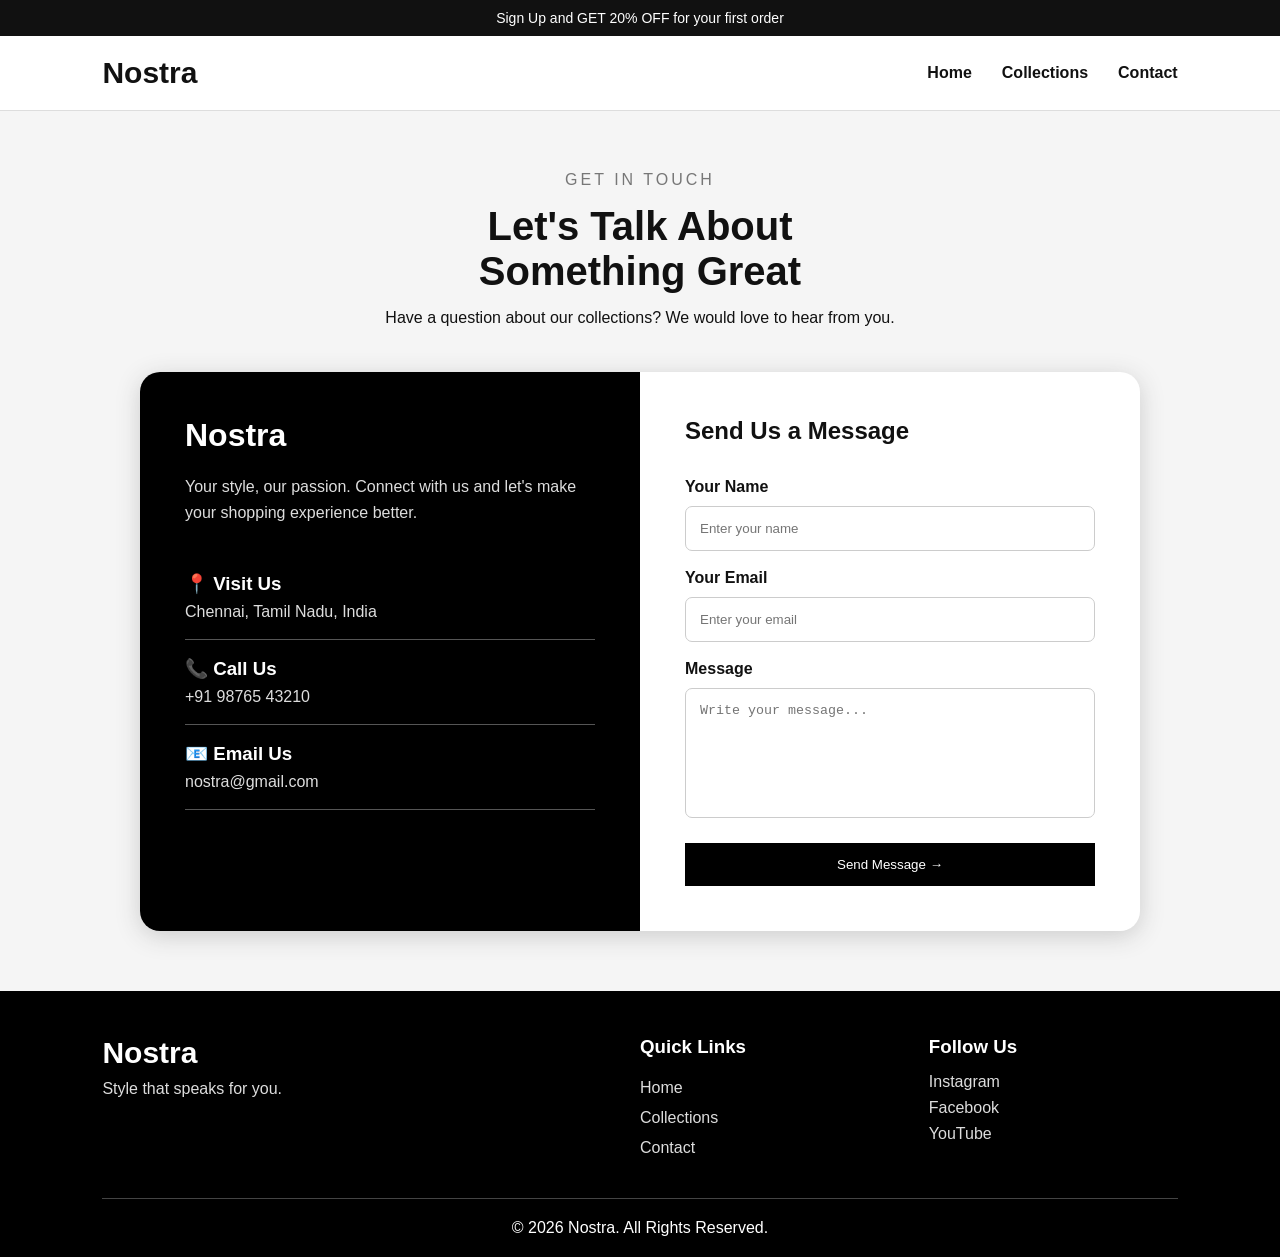
<file: contact.html>
<!DOCTYPE html>
<html lang="en">

<head>
    <meta charset="UTF-8">
    <meta name="viewport" content="width=device-width, initial-scale=1.0">
    <title>Nostra - Contact</title>
    <link rel="stylesheet" href="style.css">
</head>

<body>

    <!-- Offer Bar -->

    <div class="offer-bar">
        <p>Sign Up and GET 20% OFF for your first order</p>
    </div>


    <!-- Navbar -->

    <nav class="navbar">

        <h1>Nostra</h1>

        <div class="nav-links">
            <a href="index.html">Home</a>
            <a href="collections.html">Collections</a>
            <a href="contact.html">Contact</a>
        </div>

    </nav>


    <!-- Contact Heading -->

    <section class="contact-page">

        <div class="contact-heading">

            <p>GET IN TOUCH</p>

            <h2>Let's Talk About<br>Something Great</h2>

            <p>
                Have a question about our collections?
                We would love to hear from you.
            </p>

        </div>


        <!-- Contact Container -->

        <div class="contact-container">


            <!-- Contact Information -->

            <div class="contact-info">

                <h2>Nostra</h2>

                <p>
                    Your style, our passion.
                    Connect with us and let's make your shopping
                    experience better.
                </p>


                <div class="info-box">

                    <h3>📍 Visit Us</h3>

                    <p>Chennai, Tamil Nadu, India</p>

                </div>


                <div class="info-box">

                    <h3>📞 Call Us</h3>

                    <p>+91 98765 43210</p>

                </div>


                <div class="info-box">

                    <h3>📧 Email Us</h3>

                    <p>nostra@gmail.com</p>

                </div>

            </div>


            <!-- Contact Form -->

            <div class="contact-form">

                <h2>Send Us a Message</h2>

                <form id="contactForm">

                    <label>Your Name</label>

                    <input type="text"placeholder="Enter your name"required>


                    <label>Your Email</label>

                    <input type="email"placeholder="Enter your email" required>


                    <label>Message</label>

                    <textarea placeholder="Write your message..."required></textarea>


                    <button type="submit">
                        Send Message →
                    </button>

                </form>

            </div>

        </div>

    </section>


    <!-- Footer -->

    <footer>

        <div class="footer-content">

            <div>
                <h2>Nostra</h2>
                <p>Style that speaks for you.</p>
            </div>

            <div class="footer-links">

                <h3>Quick Links</h3>

                <a href="index.html">Home</a>

                <a href="collections.html">Collections</a>

                <a href="contact.html">Contact</a>

            </div>


            <div>

                <h3>Follow Us</h3>

                <p>Instagram</p>

                <p>Facebook</p>

                <p>YouTube</p>

            </div>

        </div>


        <div class="copyright">

            <p>© 2026 Nostra. All Rights Reserved.</p>

        </div>

    </footer>


    <script src="script.js"></script>

</body>

</html>
</file>
<file: style.css>
* {
    margin: 0;
    padding: 0;
    box-sizing: border-box;
}

body {
    font-family: Arial, sans-serif;
    background-color: #f5f5f5;
    color: #111;
}


/*OFFER BAR*/

.offer-bar {
    background-color: #111;
    color: white;
    padding: 10px;
    text-align: center;
    font-size: 14px;
}

.offer-close {
    position: absolute;
    right: 25px;
    top: 10px;
    cursor: pointer;
}


/*NAVBAR*/

.navbar {
    background-color: white;
    padding: 20px 8%;

    display: flex;
    justify-content: space-between;
    align-items: center;

    border-bottom: 1px solid #ddd;
}

.navbar h1 {
    font-size: 30px;
    cursor: pointer;
}

.navbar h1:hover {
    color: #f5c400;
}

.nav-links {
    display: flex;
    gap: 30px;
}

.nav-links a {
    color: #111;
    text-decoration: none;
    font-weight: bold;
}

.nav-links a:hover {
    color: #f5c400;
}


/*HERO*/

.hero-section {
    height: 550px;

    background-image:
        linear-gradient(
            rgba(0, 0, 0, 0.45),
            rgba(0, 0, 0, 0.45)
        ),
        url("https://images.unsplash.com/photo-1445205170230-053b83016050?w=1400");

    background-size: cover;
    background-position: center;

    display: flex;
    align-items: center;

    padding: 50px 8%;
}

.hero-content {
    color: white;
}

.hero-content p {
    letter-spacing: 3px;
    margin-bottom: 15px;
}

.hero-content h2 {
    font-size: 55px;
    margin-bottom: 10px;
}

.hero-content h3 {
    font-size: 25px;
    margin-bottom: 25px;
}

.hero-content button {
    padding: 14px 30px;
    background-color: white;
    color: #111;
    border: none;
    font-weight: bold;
    cursor: pointer;
}

.hero-content button:hover {
    background-color: #f5c400;
}


/*BRANDS*/

.brands {
    padding: 60px 8%;
    background-color: white;
}

.brands h2 {
    margin-bottom: 30px;
}

.brand-container {
    display: grid;
    grid-template-columns: repeat(6, 1fr);
    gap: 20px;
}

.brand {
    text-align: center;
}

.brand h3 {
    font-size: 22px;
}

.brand p {
    color: #777;
    margin-top: 5px;
}


/*EXPERIENCE*/

.experience {
    padding: 60px 8%;
}

.section-title {
    margin-bottom: 30px;
}

.section-title h2 {
    font-size: 30px;
    margin-bottom: 10px;
}

.section-title p {
    color: #666;
}

.experience-container {
    display: grid;
    grid-template-columns: repeat(4, 1fr);
    gap: 20px;
}

.experience-box {
    background-color: white;
    padding: 25px;
    border-radius: 5px;
}

.experience-box h3:first-child {
    font-size: 30px;
    margin-bottom: 15px;
}

.experience-box h3 {
    margin-bottom: 10px;
}

.experience-box p {
    color: #666;
}


/*PRODUCTS*/

.products-section {
    padding: 60px 8%;
    background-color: white;
}

.products-section > h2 {
    margin-bottom: 30px;
}

.product-container {
    display: grid;
    grid-template-columns: repeat(4, 1fr);
    gap: 20px;
}

.home-product {
    cursor: pointer;
}

.product-image {
    height: 300px;
    overflow: hidden;
    background-color: #eee;
}

.product-image img {
    width: 100%;
    height: 100%;
    object-fit: cover;
    transition: 0.4s;
}

.home-product:hover img {
    transform: scale(1.08);
}

.home-product h3 {
    margin-top: 15px;
    margin-bottom: 8px;
}

.home-product p {
    font-weight: bold;
}


/*LIMITED OFFER*/

.limited-offer {
    margin: 60px 8%;

    background-color: #111;
    color: white;

    display: flex;
    align-items: center;
}

.offer-image {
    width: 50%;
    height: 400px;
}

.offer-image img {
    width: 100%;
    height: 100%;
    object-fit: cover;
}

.limited-content {
    width: 50%;
    padding: 50px;
}

.limited-content p:first-child {
    color: #f5c400;
    letter-spacing: 3px;
}

.limited-content h2 {
    font-size: 60px;
    margin: 15px 0;
}

.limited-content h3 {
    font-size: 25px;
    margin-bottom: 15px;
}

.limited-content button {
    margin-top: 20px;
    padding: 13px 25px;
    border: none;
    cursor: pointer;
}

.limited-content button:hover {
    background-color: #f5c400;
}


/*NEWSLETTER*/

.newsletter {
    padding: 70px 8%;
    text-align: center;
}

.newsletter h2 {
    font-size: 35px;
    margin-bottom: 15px;
}

.newsletter p {
    color: #666;
    margin-bottom: 25px;
}

.newsletter-box {
    display: flex;
    justify-content: center;
    max-width: 600px;
    margin: auto;
}

.newsletter-box input {
    width: 70%;
    padding: 15px;
    border: 1px solid #aaa;
}

.newsletter-box button {
    width: 30%;
    border: none;
    background-color: #111;
    color: white;
    cursor: pointer;
}

.newsletter-box button:hover {
    background-color: #f5c400;
    color: #111;
}


/*COLLECTION PAGE*/

.collection-page {
    padding: 60px 8%;
    min-height: 700px;
}

.collection-page > h2 {
    text-align: center;
    font-size: 35px;
    margin-bottom: 10px;
}

.collection-page > p {
    text-align: center;
    color: #666;
}


/* Search */

.search-filter {
    display: flex;
    justify-content: center;
    gap: 15px;
    margin: 40px 0;
}

.search-filter input {
    width: 350px;
    padding: 14px;
    border: 1px solid #aaa;
}

.search-filter select {
    padding: 14px;
    border: 1px solid #aaa;
}


/* Collection Products */

.collection-products {
    display: grid;
    grid-template-columns: repeat(4, 1fr);
    gap: 25px;
}

.collection-product {
    background-color: white;
    padding-bottom: 20px;
    box-shadow: 0 2px 8px #ddd;
}

.collection-product h3,
.collection-product p,
.collection-product h4 {
    margin-left: 15px;
}

.collection-product h3 {
    margin-top: 15px;
}

.collection-product p {
    color: #777;
    margin-top: 5px;
}

.collection-product h4 {
    margin-top: 10px;
}

.collection-image {
    height: 300px;
    overflow: hidden;
}

.collection-image img {
    width: 100%;
    height: 100%;
    object-fit: cover;
    transition: 0.4s;
}

.collection-product:hover img {
    transform: scale(1.08);
}

#noProducts {
    display: none;
    margin-top: 30px;
}


/*CONTACT PAGE*/

.contact-page {
    padding: 60px 8%;
    min-height: 700px;
}

.contact-heading {
    text-align: center;
    margin-bottom: 45px;
}

.contact-heading p:first-child {
    letter-spacing: 3px;
    color: #777;
}

.contact-heading h2 {
    font-size: 40px;
    margin: 15px 0;
}


.contact-container {
    max-width: 1000px;
    margin: auto;

    display: grid;
    grid-template-columns: 1fr 1fr;

    background-color: white;

    border-radius: 20px;
    overflow: hidden;

    box-shadow: 0 5px 25px #ccc;
}


/* Contact Info */

.contact-info {
    background-color: black;
    color: white;
    padding: 45px;
}

.contact-info h2 {
    font-size: 32px;
    margin-bottom: 20px;
}

.contact-info > p {
    color: #ddd;
    line-height: 1.6;
    margin-bottom: 30px;
}

.info-box {
    padding: 18px 0;
    border-bottom: 1px solid #555;
}

.info-box h3 {
    margin-bottom: 8px;
}

.info-box p {
    color: #ddd;
}


/* Contact Form */

.contact-form {
    padding: 45px;
}

.contact-form h2 {
    margin-bottom: 25px;
}

.contact-form form {
    display: flex;
    flex-direction: column;
    gap: 10px;
}

.contact-form label {
    font-weight: bold;
    margin-top: 8px;
}

.contact-form input,
.contact-form textarea {
    padding: 14px;
    border: 1px solid #ccc;
    border-radius: 7px;
}

.contact-form textarea {
    height: 130px;
    resize: none;
}

.contact-form button {
    margin-top: 15px;
    padding: 14px;

    background-color: black;
    color: white;

    border: none;
    cursor: pointer;
}

.contact-form button:hover {
    background-color: #f5c400;
    color: black;
}


/*FOOTER*/

footer {
    background-color: black;
    color: white;
    padding: 45px 8% 20px;
}

.footer-content {
    display: grid;
    grid-template-columns: 2fr 1fr 1fr;
    gap: 40px;
}

.footer-content h2 {
    font-size: 30px;
    margin-bottom: 10px;
    cursor: pointer;
}

.footer-content h2:hover {
    color: #f5c400;
}

.footer-content h3 {
    margin-bottom: 15px;
}

.footer-content p{
    color: #ddd;
    margin: 8px 0;
    cursor: pointer;
}

.footer-links {
    display: flex;
    flex-direction: column;
}

.footer-links a {
    color: #ddd;
    text-decoration: none;
    margin: 6px 0;
}

.footer-links a:hover {
    color: #f5c400;
}

.copyright {
    border-top: 1px solid #444;
    margin-top: 35px;
    padding-top: 20px;
    text-align: center;
}


/*RESPONSIVE*/

@media (max-width: 900px) {

    .brand-container {
        grid-template-columns: repeat(3, 1fr);
    }

    .experience-container {
        grid-template-columns: repeat(2, 1fr);
    }

    .product-container {
        grid-template-columns: repeat(2, 1fr);
    }

    .collection-products {
        grid-template-columns: repeat(2, 1fr);
    }

    .limited-offer {
        flex-direction: column;
    }

    .offer-image,
    .limited-content {
        width: 100%;
    }

}

@media (max-width: 700px) {

    .navbar {
        flex-direction: column;
        gap: 20px;
    }

    .nav-links {
        gap: 15px;
    }

    .hero-section {
        height: 450px;
    }

    .hero-content h2 {
        font-size: 38px;
    }

    .brand-container {
        grid-template-columns: repeat(2, 1fr);
    }

    .contact-container {
        grid-template-columns: 1fr;
    }

    .footer-content {
        grid-template-columns: 1fr;
        text-align: center;
    }

    .footer-links {
        align-items: center;
    }

}


@media (max-width: 500px) {

    .offer-bar {
        font-size: 11px;
    }

    .nav-links {
        font-size: 14px;
    }

    .hero-content h2 {
        font-size: 32px;
    }

    .hero-content h3 {
        font-size: 18px;
    }

    .experience-container {
        grid-template-columns: 1fr;
    }

    .product-container {
        grid-template-columns: 1fr;
    }

    .collection-products {
        grid-template-columns: 1fr;
    }

    .search-filter {
        flex-direction: column;
    }

    .search-filter input {
        width: 100%;
    }

    .limited-content {
        padding: 30px;
    }

    .limited-content h2 {
        font-size: 45px;
    }

    .newsletter-box {
        flex-direction: column;
    }

    .newsletter-box input,
    .newsletter-box button {
        width: 100%;
    }

    .newsletter-box button {
        padding: 14px;
    }

    .contact-info,
    .contact-form {
        padding: 30px;
    }

    .contact-heading h2 {
        font-size: 30px;
    }

}
</file>
